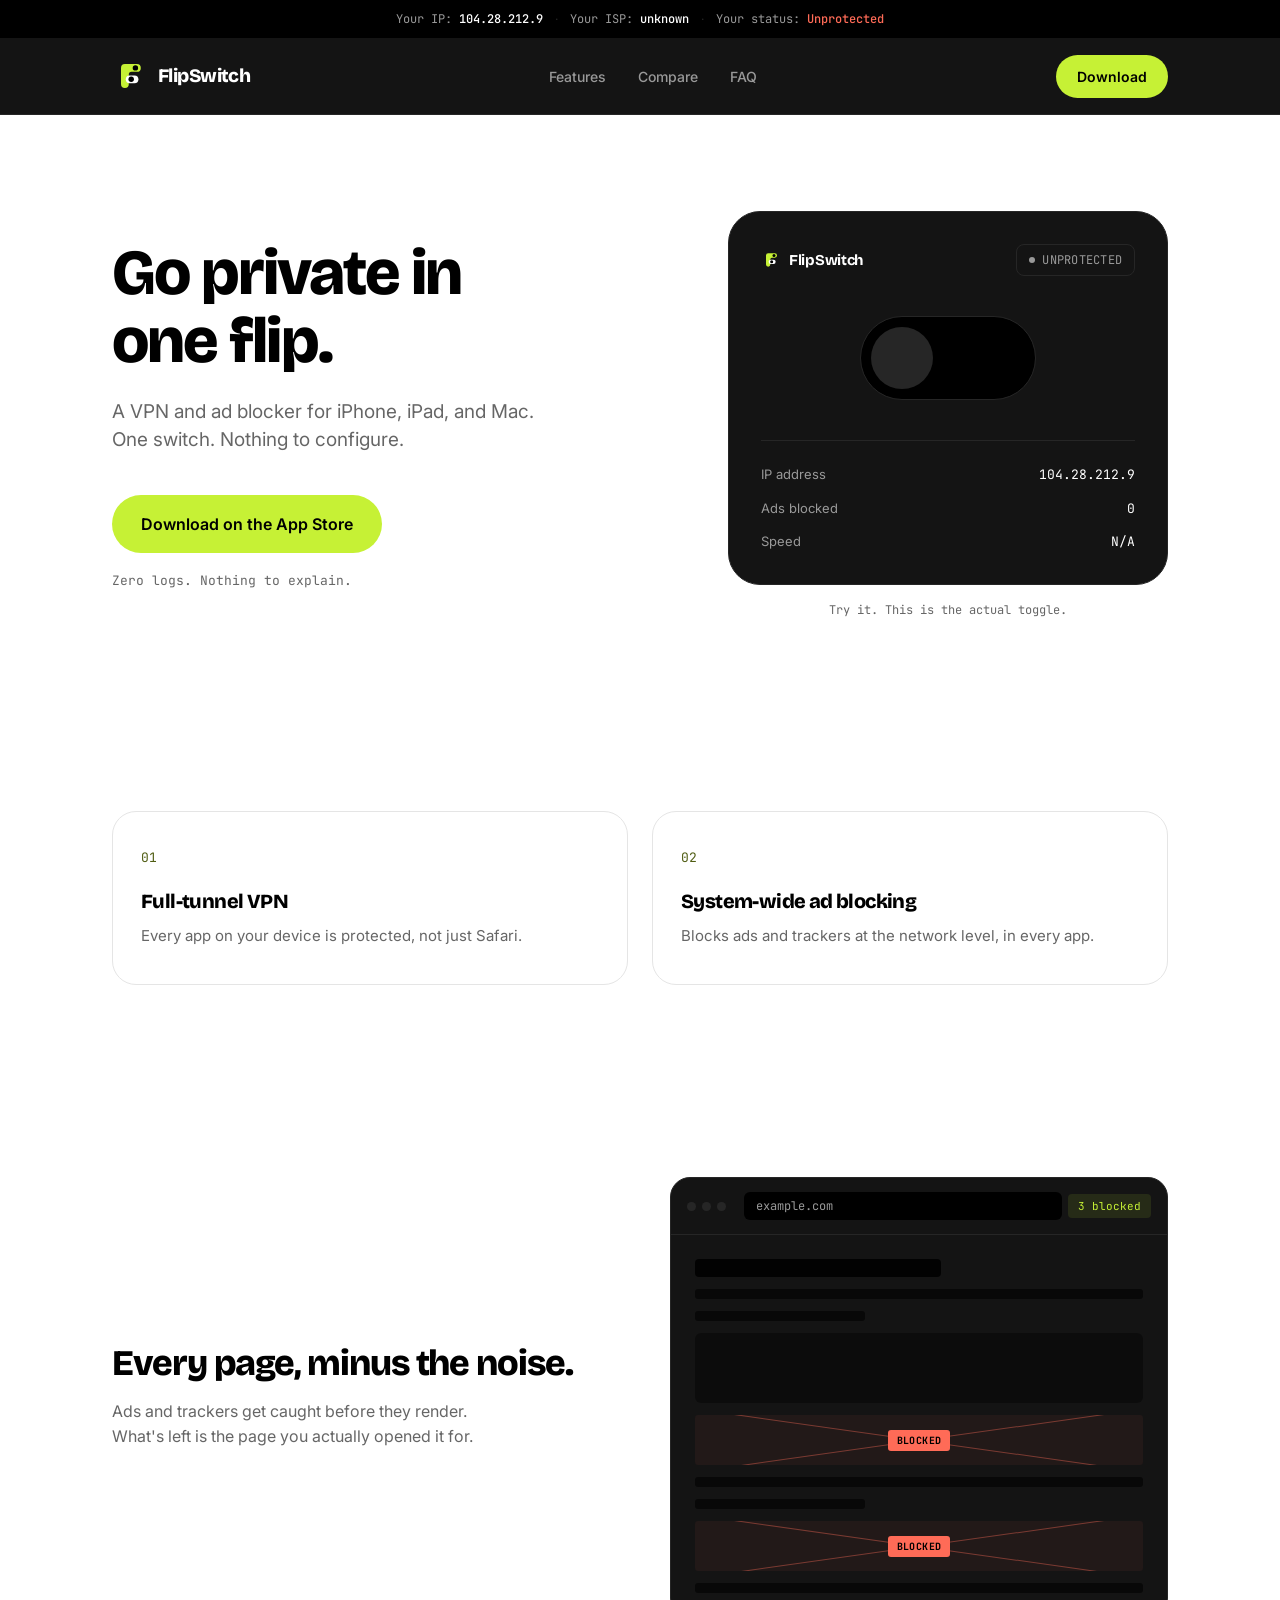
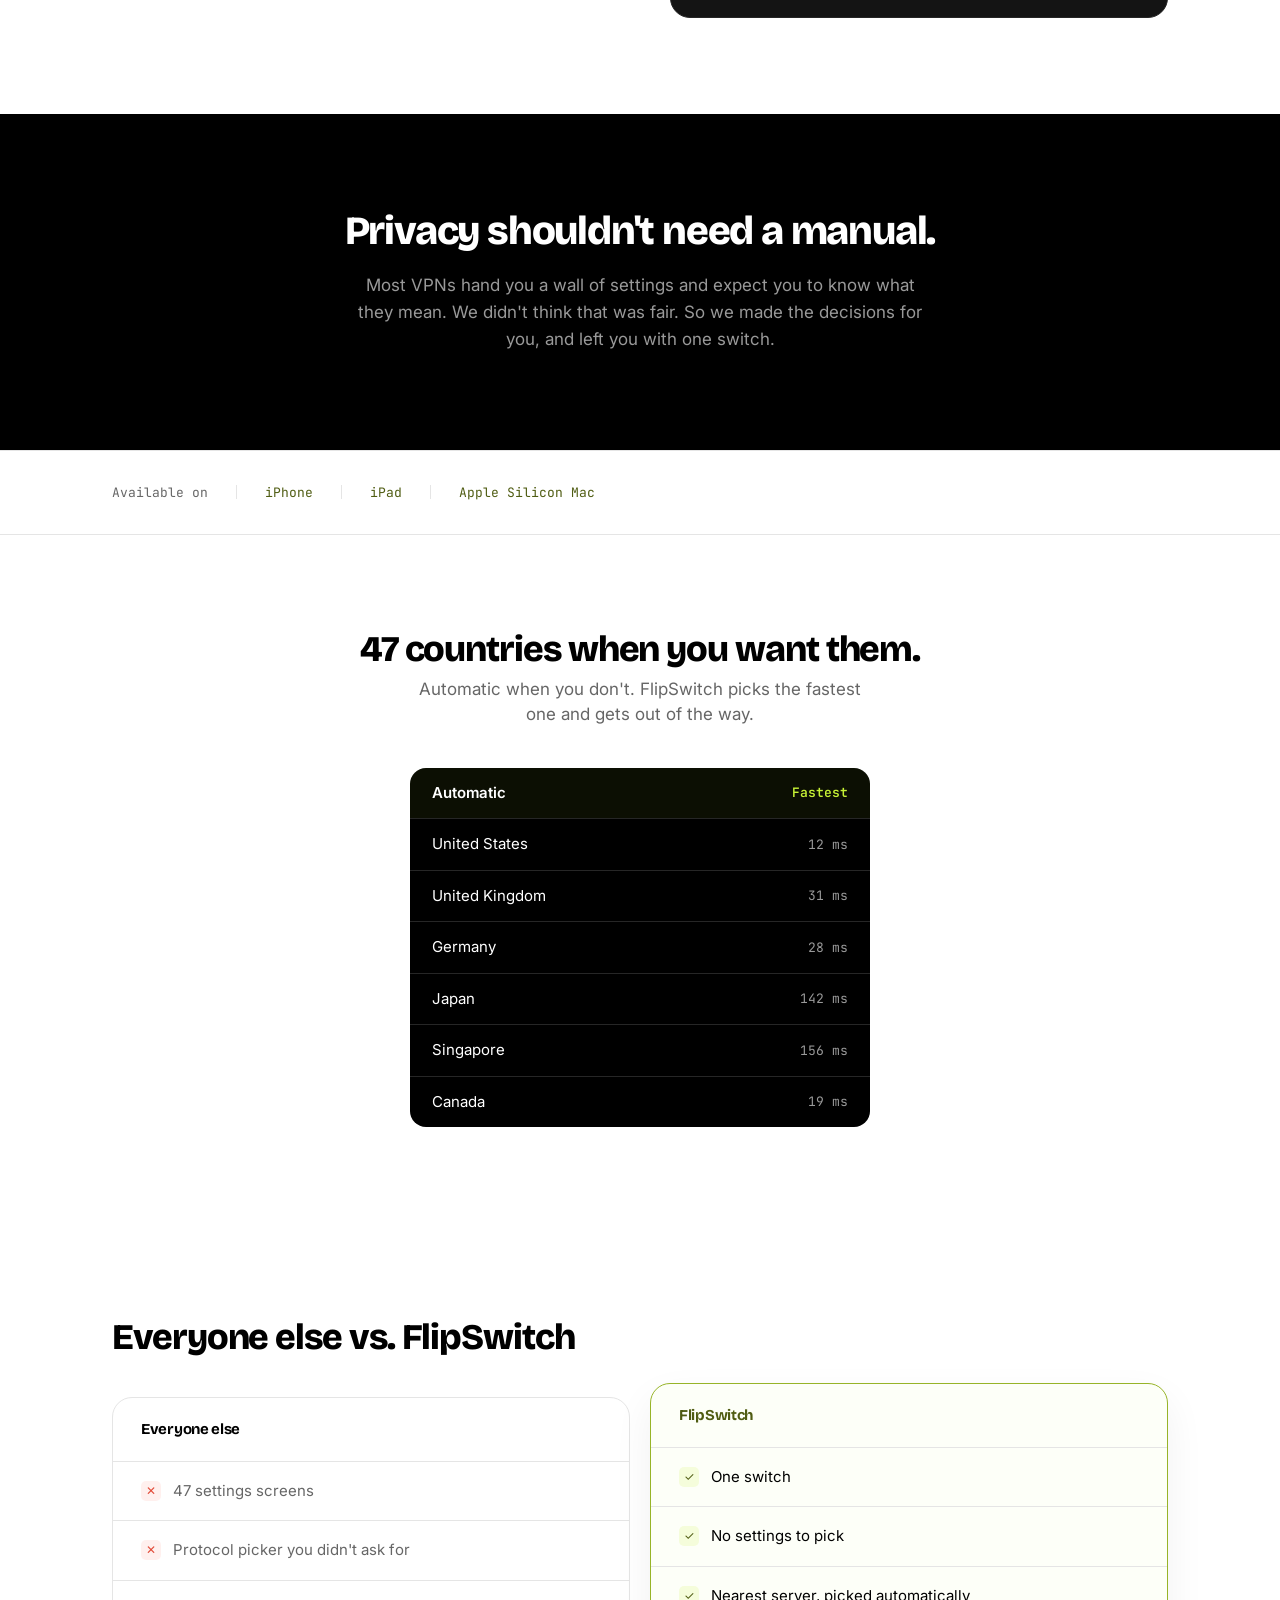
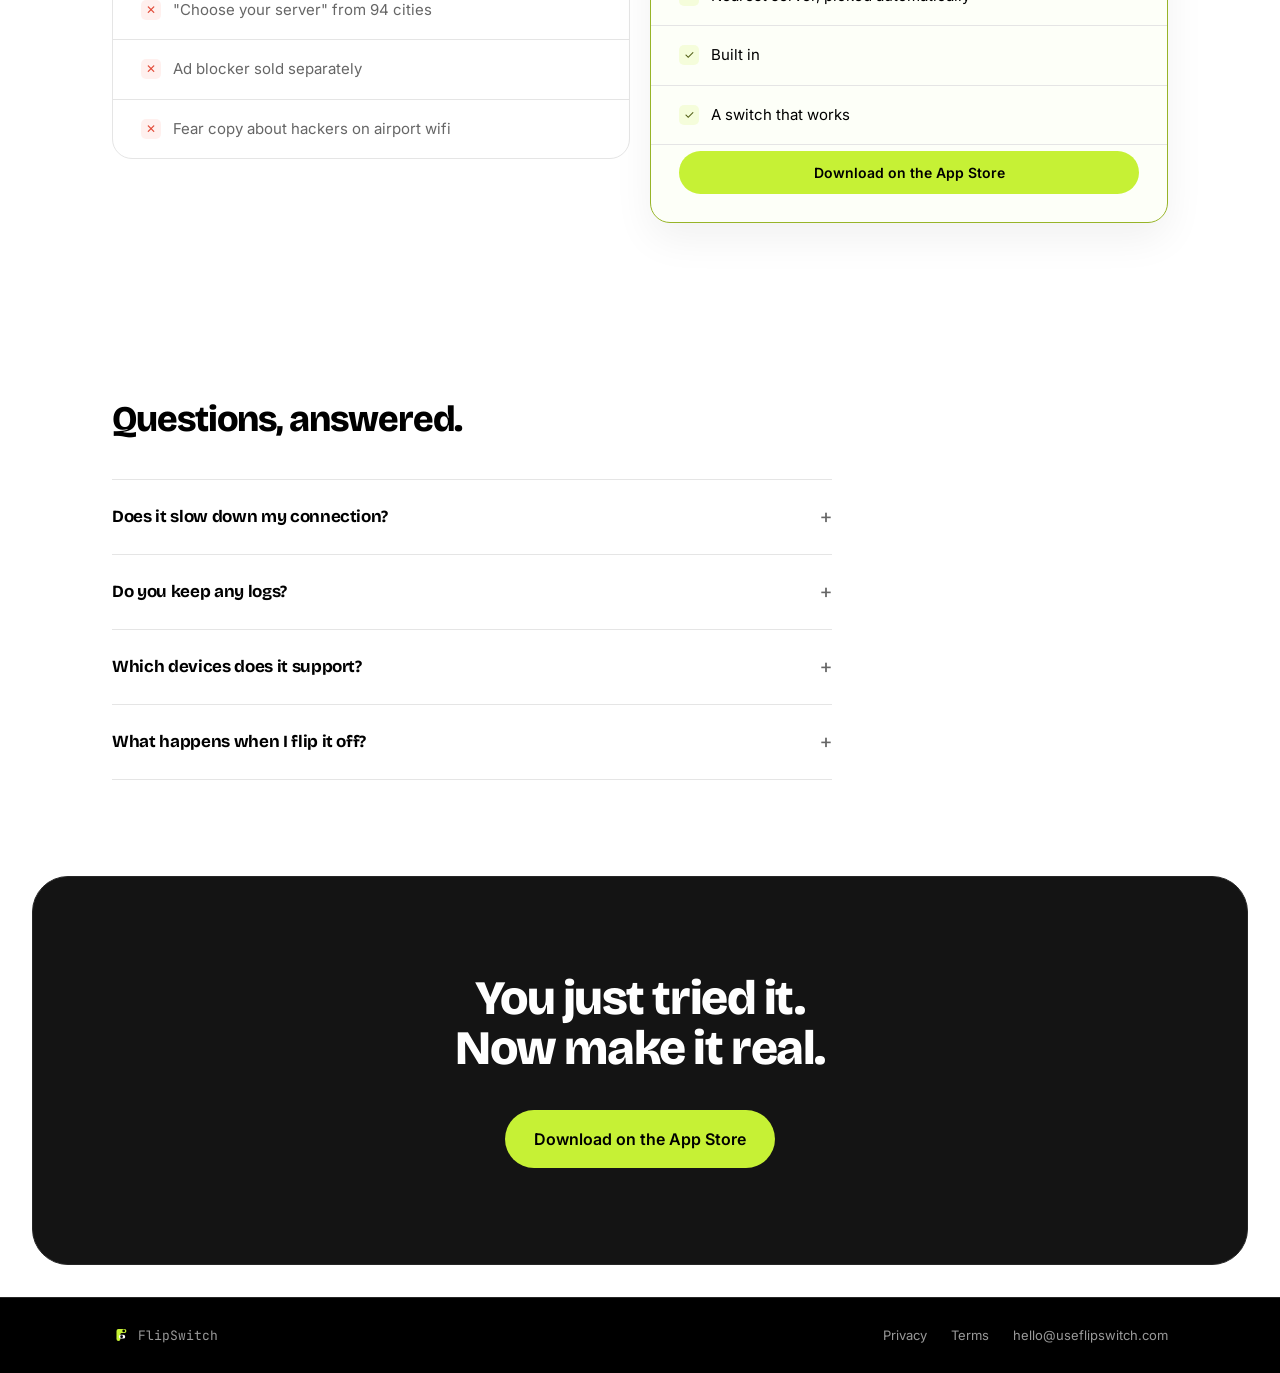
<file: index.html>
<!doctype html>
<html lang="en">
<head>
<meta charset="UTF-8" />
<meta name="viewport" content="width=device-width, initial-scale=1.0" />
<title>FlipSwitch: Go private in one flip.</title>
<meta name="description" content="FlipSwitch is a VPN and ad blocker for iPhone, iPad, and Mac, controlled by one switch. Zero logs." />
<link rel="canonical" href="https://www.useflipswitch.com/" />

<link rel="icon" type="image/svg+xml" href="favicon.svg">
<link rel="icon" type="image/png" sizes="32x32" href="favicon-32.png">
<link rel="icon" type="image/png" sizes="16x16" href="favicon-16.png">
<link rel="shortcut icon" href="favicon.ico">
<link rel="apple-touch-icon" sizes="180x180" href="apple-touch-icon.png">
<link rel="icon" type="image/png" sizes="192x192" href="icon-192.png">
<link rel="manifest" href="site.webmanifest">
<meta name="theme-color" content="#000000">

<meta property="og:type" content="website" />
<meta property="og:site_name" content="FlipSwitch" />
<meta property="og:title" content="FlipSwitch: Go private in one flip." />
<meta property="og:description" content="A VPN and ad blocker for iPhone, iPad, and Mac, controlled by one switch. Zero logs." />
<meta property="og:url" content="https://www.useflipswitch.com/" />
<meta property="og:image" content="https://www.useflipswitch.com/og-image.png" />
<meta property="og:image:width" content="1200" />
<meta property="og:image:height" content="630" />

<meta name="twitter:card" content="summary_large_image" />
<meta name="twitter:title" content="FlipSwitch: Go private in one flip." />
<meta name="twitter:description" content="A VPN and ad blocker for iPhone, iPad, and Mac, controlled by one switch. Zero logs." />
<meta name="twitter:image" content="https://www.useflipswitch.com/og-image.png" />

<link rel="preconnect" href="https://fonts.googleapis.com">
<link rel="preconnect" href="https://fonts.gstatic.com" crossorigin>
<link href="https://fonts.googleapis.com/css2?family=Bricolage+Grotesque:wght@700;800&family=Inter:wght@400;500;600&family=JetBrains+Mono:wght@400;500&display=swap" rel="stylesheet">
<link rel="stylesheet" href="style.css">

<script type="application/ld+json">
{
  "@context": "https://schema.org",
  "@type": "SoftwareApplication",
  "name": "FlipSwitch",
  "applicationCategory": "UtilitiesApplication",
  "operatingSystem": "iOS, iPadOS, macOS",
  "description": "A VPN and ad blocker for iPhone, iPad, and Mac, controlled by one switch.",
  "url": "https://www.useflipswitch.com/"
}
</script>
</head>
<body>

<div class="exposure-bar section-dark" aria-live="polite">
  <div class="wrap exposure-row">
    <span class="mono exposure-item">Your IP: <strong id="exposureIp">detecting</strong></span>
    <span class="exposure-sep">·</span>
    <span class="mono exposure-item">Your ISP: <strong id="exposureIsp">detecting</strong></span>
    <span class="exposure-sep">·</span>
    <span class="mono exposure-item">Your status: <strong id="exposureStatus" class="status-unprotected">Unprotected</strong></span>
  </div>
</div>

<header class="site-header section-dark">
  <div class="wrap header-row">
    <div class="logo">
      <svg class="logo-mark" viewBox="0 0 120 120" width="36" height="36" aria-hidden="true">
        <path class="logo-lime" d="M43 20 L83 20 A13 13 0 1 1 83 46 L65 46 A9 9 0 0 0 56 55 L56 87 A13 13 0 1 1 30 87 L30 33 A13 13 0 0 1 43 20 Z" />
        <rect class="logo-white" x="46" y="58" width="42" height="26" rx="13" />
        <circle class="logo-knob" cx="78" cy="33" r="9" />
        <circle class="logo-knob" cx="64" cy="71" r="9" />
      </svg>
      <span>FlipSwitch</span>
    </div>
    <nav class="nav">
      <a href="#features">Features</a>
      <a href="#compare">Compare</a>
      <a href="#faq">FAQ</a>
    </nav>
    <a href="#cta" class="btn btn-primary btn-sm">Download</a>
  </div>
</header>

<main>

  <section class="hero">
    <div class="wrap hero-grid">
      <div class="hero-copy">
        <h1>Go private in<br>one flip.</h1>
        <p class="hero-sub">A VPN and ad blocker for iPhone, iPad, and Mac. One switch. Nothing to configure.</p>
        <a href="#cta" class="btn btn-primary btn-lg">Download on the App Store</a>
        <p class="hero-fine">Zero logs. Nothing to explain.</p>
      </div>

      <div class="hero-demo">
        <div class="app-card section-dark" id="appCard">
          <div class="app-card-top">
            <span class="app-card-name">
              <svg class="logo-mark logo-mark-sm" viewBox="0 0 120 120" width="20" height="20" aria-hidden="true">
                <path class="logo-lime" d="M43 20 L83 20 A13 13 0 1 1 83 46 L65 46 A9 9 0 0 0 56 55 L56 87 A13 13 0 1 1 30 87 L30 33 A13 13 0 0 1 43 20 Z" />
                <rect class="logo-white" x="46" y="58" width="42" height="26" rx="13" />
                <circle class="logo-knob" cx="78" cy="33" r="9" />
                <circle class="logo-knob" cx="64" cy="71" r="9" />
              </svg>
              FlipSwitch
            </span>
            <span class="status-pill" id="statusPill">
              <span class="status-dot" id="statusDot"></span>
              <span id="statusText">UNPROTECTED</span>
            </span>
          </div>

          <button class="toggle-wrap" id="toggleBtn" role="switch" aria-checked="false" aria-label="Toggle protection">
            <span class="toggle-track" id="toggleTrack">
              <span class="toggle-knob" id="toggleKnob"></span>
            </span>
          </button>

          <div class="app-card-readout">
            <div class="readout-row">
              <span class="readout-label">IP address</span>
              <span class="readout-value mono" id="ipValue">104.28.212.9</span>
            </div>
            <div class="readout-row">
              <span class="readout-label">Ads blocked</span>
              <span class="readout-value mono" id="adsValue">0</span>
            </div>
            <div class="readout-row">
              <span class="readout-label">Speed</span>
              <span class="readout-value mono" id="speedValue">N/A</span>
            </div>
          </div>
        </div>
        <p class="hero-demo-caption">Try it. This is the actual toggle.</p>
      </div>
    </div>
  </section>

  <section class="features" id="features">
    <div class="wrap">
      <div class="feature-grid">
        <div class="feature-card">
          <div class="feature-mark">01</div>
          <h3>Full-tunnel VPN</h3>
          <p>Every app on your device is protected, not just Safari.</p>
        </div>
        <div class="feature-card">
          <div class="feature-mark">02</div>
          <h3>System-wide ad blocking</h3>
          <p>Blocks ads and trackers at the network level, in every app.</p>
        </div>
      </div>
    </div>
  </section>

  <section class="browser-demo" aria-label="Ad blocking demonstration">
    <div class="wrap browser-demo-inner">
      <div class="browser-demo-copy">
        <h2>Every page, minus the noise.</h2>
        <p>Ads and trackers get caught before they render. What's left is the page you actually opened it for.</p>
      </div>
      <div class="browser-mock section-dark">
        <div class="browser-chrome">
          <span class="browser-dot"></span>
          <span class="browser-dot"></span>
          <span class="browser-dot"></span>
          <div class="browser-url mono">example.com</div>
          <span class="browser-blocked-count mono">3 blocked</span>
        </div>
        <div class="browser-page">
          <div class="page-line page-line-title"></div>
          <div class="page-line"></div>
          <div class="page-line page-line-short"></div>
          <div class="page-image"></div>
          <div class="ad-slot"><span class="ad-slot-badge mono">BLOCKED</span></div>
          <div class="page-line"></div>
          <div class="page-line page-line-short"></div>
          <div class="ad-slot"><span class="ad-slot-badge mono">BLOCKED</span></div>
          <div class="page-line"></div>
        </div>
      </div>
    </div>
  </section>

  <section class="manifesto section-dark">
    <div class="wrap">
      <h2>Privacy shouldn't need a manual.</h2>
      <p>Most VPNs hand you a wall of settings and expect you to know what they mean. We didn't think that was fair. So we made the decisions for you, and left you with one switch.</p>
    </div>
  </section>

  <section class="devices" aria-label="Supported platforms">
    <div class="wrap ticker-row">
      <div class="ticker-item"><span class="ticker-label mono">Available on</span></div>
      <div class="ticker-divider"></div>
      <div class="ticker-item"><span class="mono ticker-num">iPhone</span></div>
      <div class="ticker-divider"></div>
      <div class="ticker-item"><span class="mono ticker-num">iPad</span></div>
      <div class="ticker-divider"></div>
      <div class="ticker-item"><span class="mono ticker-num">Apple Silicon Mac</span></div>
    </div>
  </section>

  <section class="servers" aria-label="Server locations">
    <div class="wrap servers-inner">
      <div class="servers-head">
        <h2>47 countries when you want them.</h2>
        <p class="servers-sub">Automatic when you don't. FlipSwitch picks the fastest one and gets out of the way.</p>
      </div>
      <div class="server-panel section-dark">
        <div class="server-row server-row-active">
          <span>Automatic</span>
          <span class="mono">Fastest</span>
        </div>
        <div class="server-row"><span>United States</span><span class="mono">12 ms</span></div>
        <div class="server-row"><span>United Kingdom</span><span class="mono">31 ms</span></div>
        <div class="server-row"><span>Germany</span><span class="mono">28 ms</span></div>
        <div class="server-row"><span>Japan</span><span class="mono">142 ms</span></div>
        <div class="server-row"><span>Singapore</span><span class="mono">156 ms</span></div>
        <div class="server-row"><span>Canada</span><span class="mono">19 ms</span></div>
      </div>
    </div>
  </section>

  <section class="compare" id="compare">
    <div class="wrap">
      <h2>Everyone else vs. FlipSwitch</h2>
      <div class="compare-table">
        <div class="compare-col compare-col-them">
          <div class="compare-head">Everyone else</div>
          <div class="compare-row"><span class="compare-mark compare-mark-no">✕</span>47 settings screens</div>
          <div class="compare-row"><span class="compare-mark compare-mark-no">✕</span>Protocol picker you didn't ask for</div>
          <div class="compare-row"><span class="compare-mark compare-mark-no">✕</span>"Choose your server" from 94 cities</div>
          <div class="compare-row"><span class="compare-mark compare-mark-no">✕</span>Ad blocker sold separately</div>
          <div class="compare-row"><span class="compare-mark compare-mark-no">✕</span>Fear copy about hackers on airport wifi</div>
        </div>
        <div class="compare-col compare-col-us">
          <div class="compare-head">FlipSwitch</div>
          <div class="compare-row"><span class="compare-mark compare-mark-yes">✓</span>One switch</div>
          <div class="compare-row"><span class="compare-mark compare-mark-yes">✓</span>No settings to pick</div>
          <div class="compare-row"><span class="compare-mark compare-mark-yes">✓</span>Nearest server, picked automatically</div>
          <div class="compare-row"><span class="compare-mark compare-mark-yes">✓</span>Built in</div>
          <div class="compare-row"><span class="compare-mark compare-mark-yes">✓</span>A switch that works</div>
          <div class="compare-cta">
            <a href="#cta" class="btn btn-primary btn-sm">Download on the App Store</a>
          </div>
        </div>
      </div>
    </div>
  </section>

  <section class="faq" id="faq">
    <div class="wrap">
      <h2>Questions, answered.</h2>
      <div class="faq-list">
        <details class="faq-item">
          <summary>Does it slow down my connection?</summary>
          <p>A little. Most people don't notice.</p>
        </details>
        <details class="faq-item">
          <summary>Do you keep any logs?</summary>
          <p>No. There's nothing to hand over because we don't collect it.</p>
        </details>
        <details class="faq-item">
          <summary>Which devices does it support?</summary>
          <p>iPhone, iPad, and Mac. One subscription covers all of them.</p>
        </details>
        <details class="faq-item">
          <summary>What happens when I flip it off?</summary>
          <p>You're back to normal instantly. No lingering effects.</p>
        </details>
      </div>
    </div>
  </section>

  <section class="final-cta section-dark" id="cta">
    <div class="wrap final-cta-inner">
      <h2>You just tried it.<br>Now make it real.</h2>
      <a href="#" class="btn btn-primary btn-lg">Download on the App Store</a>
    </div>
  </section>

</main>

<footer class="site-footer section-dark">
  <div class="wrap footer-row">
    <span class="footer-brand">
      <svg class="logo-mark logo-mark-sm" viewBox="0 0 120 120" width="18" height="18" aria-hidden="true">
        <path class="logo-lime" d="M43 20 L83 20 A13 13 0 1 1 83 46 L65 46 A9 9 0 0 0 56 55 L56 87 A13 13 0 1 1 30 87 L30 33 A13 13 0 0 1 43 20 Z" />
        <rect class="logo-white" x="46" y="58" width="42" height="26" rx="13" />
        <circle class="logo-knob" cx="78" cy="33" r="9" />
        <circle class="logo-knob" cx="64" cy="71" r="9" />
      </svg>
      <span class="mono footer-copy">FlipSwitch</span>
    </span>
    <div class="footer-links">
      <a href="privacy.html">Privacy</a>
      <a href="terms.html">Terms</a>
      <a href="mailto:hello@useflipswitch.com">hello@useflipswitch.com</a>
    </div>
  </div>
</footer>

<script src="script.js"></script>
</body>
</html>
</file>
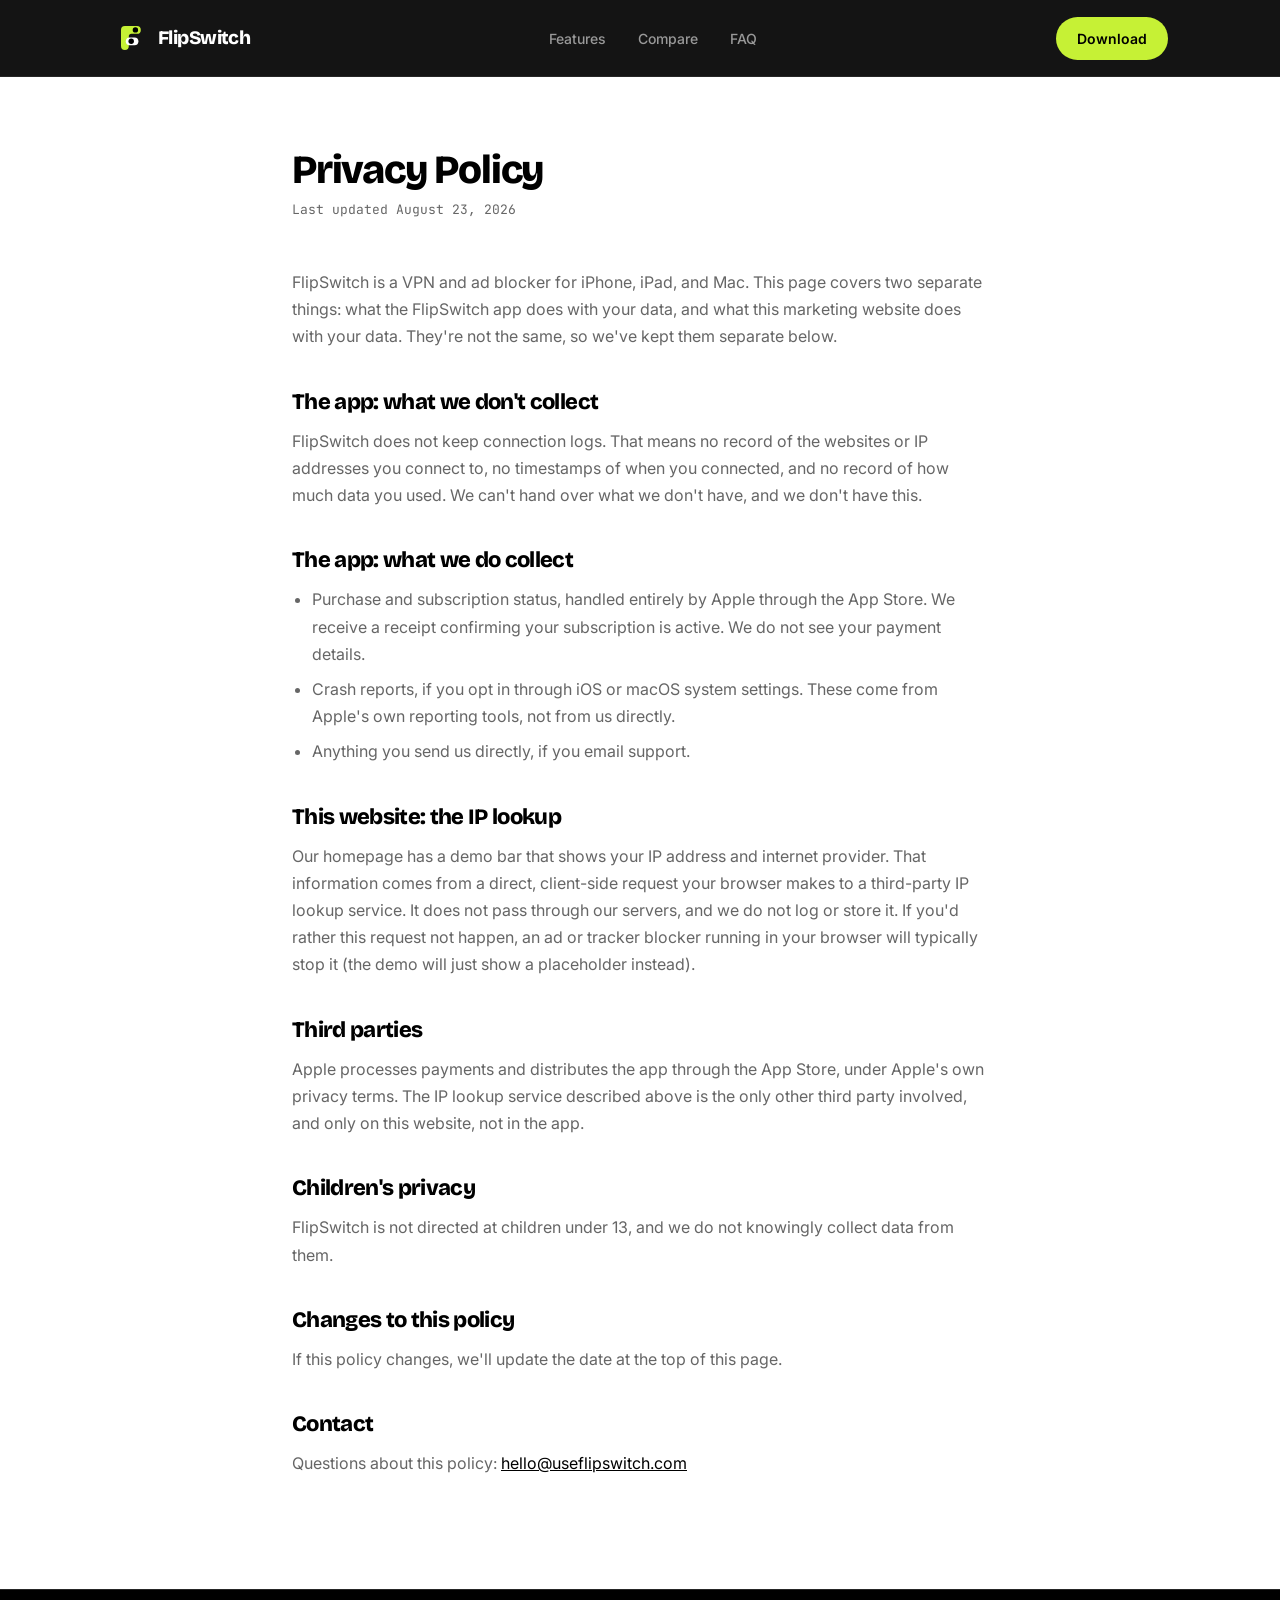
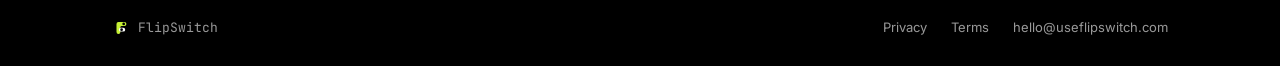
<file: privacy.html>
<!doctype html>
<html lang="en">
<head>
<meta charset="UTF-8" />
<meta name="viewport" content="width=device-width, initial-scale=1.0" />
<title>Privacy Policy: FlipSwitch</title>
<meta name="description" content="How FlipSwitch handles data, on the app and on this website." />
<link rel="canonical" href="https://www.useflipswitch.com/privacy.html" />
<link rel="icon" type="image/svg+xml" href="favicon.svg">
<link rel="icon" type="image/png" sizes="32x32" href="favicon-32.png">
<link rel="shortcut icon" href="favicon.ico">
<link rel="apple-touch-icon" sizes="180x180" href="apple-touch-icon.png">
<meta name="theme-color" content="#000000">
<meta name="robots" content="noindex, follow">
<link rel="preconnect" href="https://fonts.googleapis.com">
<link rel="preconnect" href="https://fonts.gstatic.com" crossorigin>
<link href="https://fonts.googleapis.com/css2?family=Bricolage+Grotesque:wght@700;800&family=Inter:wght@400;500;600&family=JetBrains+Mono:wght@400;500&display=swap" rel="stylesheet">
<link rel="stylesheet" href="style.css">
</head>
<body>

<header class="site-header section-dark">
  <div class="wrap header-row">
    <a href="index.html" class="logo">
      <svg class="logo-mark" viewBox="0 0 120 120" width="36" height="36" aria-hidden="true">
        <path class="logo-lime" d="M43 20 L83 20 A13 13 0 1 1 83 46 L65 46 A9 9 0 0 0 56 55 L56 87 A13 13 0 1 1 30 87 L30 33 A13 13 0 0 1 43 20 Z" />
        <rect class="logo-white" x="46" y="58" width="42" height="26" rx="13" />
        <circle class="logo-knob" cx="78" cy="33" r="9" />
        <circle class="logo-knob" cx="64" cy="71" r="9" />
      </svg>
      <span>FlipSwitch</span>
    </a>
    <nav class="nav">
      <a href="index.html#features">Features</a>
      <a href="index.html#compare">Compare</a>
      <a href="index.html#faq">FAQ</a>
    </nav>
    <a href="index.html#cta" class="btn btn-primary btn-sm">Download</a>
  </div>
</header>

<main>
  <section class="legal">
    <div class="wrap">
      <h1>Privacy Policy</h1>
      <p class="legal-updated">Last updated August 23, 2026</p>

      <p>FlipSwitch is a VPN and ad blocker for iPhone, iPad, and Mac. This page covers two separate things: what the FlipSwitch app does with your data, and what this marketing website does with your data. They're not the same, so we've kept them separate below.</p>

      <h2>The app: what we don't collect</h2>
      <p>FlipSwitch does not keep connection logs. That means no record of the websites or IP addresses you connect to, no timestamps of when you connected, and no record of how much data you used. We can't hand over what we don't have, and we don't have this.</p>

      <h2>The app: what we do collect</h2>
      <ul>
        <li>Purchase and subscription status, handled entirely by Apple through the App Store. We receive a receipt confirming your subscription is active. We do not see your payment details.</li>
        <li>Crash reports, if you opt in through iOS or macOS system settings. These come from Apple's own reporting tools, not from us directly.</li>
        <li>Anything you send us directly, if you email support.</li>
      </ul>

      <h2>This website: the IP lookup</h2>
      <p>Our homepage has a demo bar that shows your IP address and internet provider. That information comes from a direct, client-side request your browser makes to a third-party IP lookup service. It does not pass through our servers, and we do not log or store it. If you'd rather this request not happen, an ad or tracker blocker running in your browser will typically stop it (the demo will just show a placeholder instead).</p>

      <h2>Third parties</h2>
      <p>Apple processes payments and distributes the app through the App Store, under Apple's own privacy terms. The IP lookup service described above is the only other third party involved, and only on this website, not in the app.</p>

      <h2>Children's privacy</h2>
      <p>FlipSwitch is not directed at children under 13, and we do not knowingly collect data from them.</p>

      <h2>Changes to this policy</h2>
      <p>If this policy changes, we'll update the date at the top of this page.</p>

      <h2>Contact</h2>
      <p>Questions about this policy: <a class="inline-link" href="mailto:hello@useflipswitch.com">hello@useflipswitch.com</a></p>
    </div>
  </section>
</main>

<footer class="site-footer section-dark">
  <div class="wrap footer-row">
    <span class="footer-brand">
      <svg class="logo-mark logo-mark-sm" viewBox="0 0 120 120" width="18" height="18" aria-hidden="true">
        <path class="logo-lime" d="M43 20 L83 20 A13 13 0 1 1 83 46 L65 46 A9 9 0 0 0 56 55 L56 87 A13 13 0 1 1 30 87 L30 33 A13 13 0 0 1 43 20 Z" />
        <rect class="logo-white" x="46" y="58" width="42" height="26" rx="13" />
        <circle class="logo-knob" cx="78" cy="33" r="9" />
        <circle class="logo-knob" cx="64" cy="71" r="9" />
      </svg>
      <span class="mono footer-copy">FlipSwitch</span>
    </span>
    <div class="footer-links">
      <a href="privacy.html">Privacy</a>
      <a href="terms.html">Terms</a>
      <a href="mailto:hello@useflipswitch.com">hello@useflipswitch.com</a>
    </div>
  </div>
</footer>

</body>
</html>
</file>
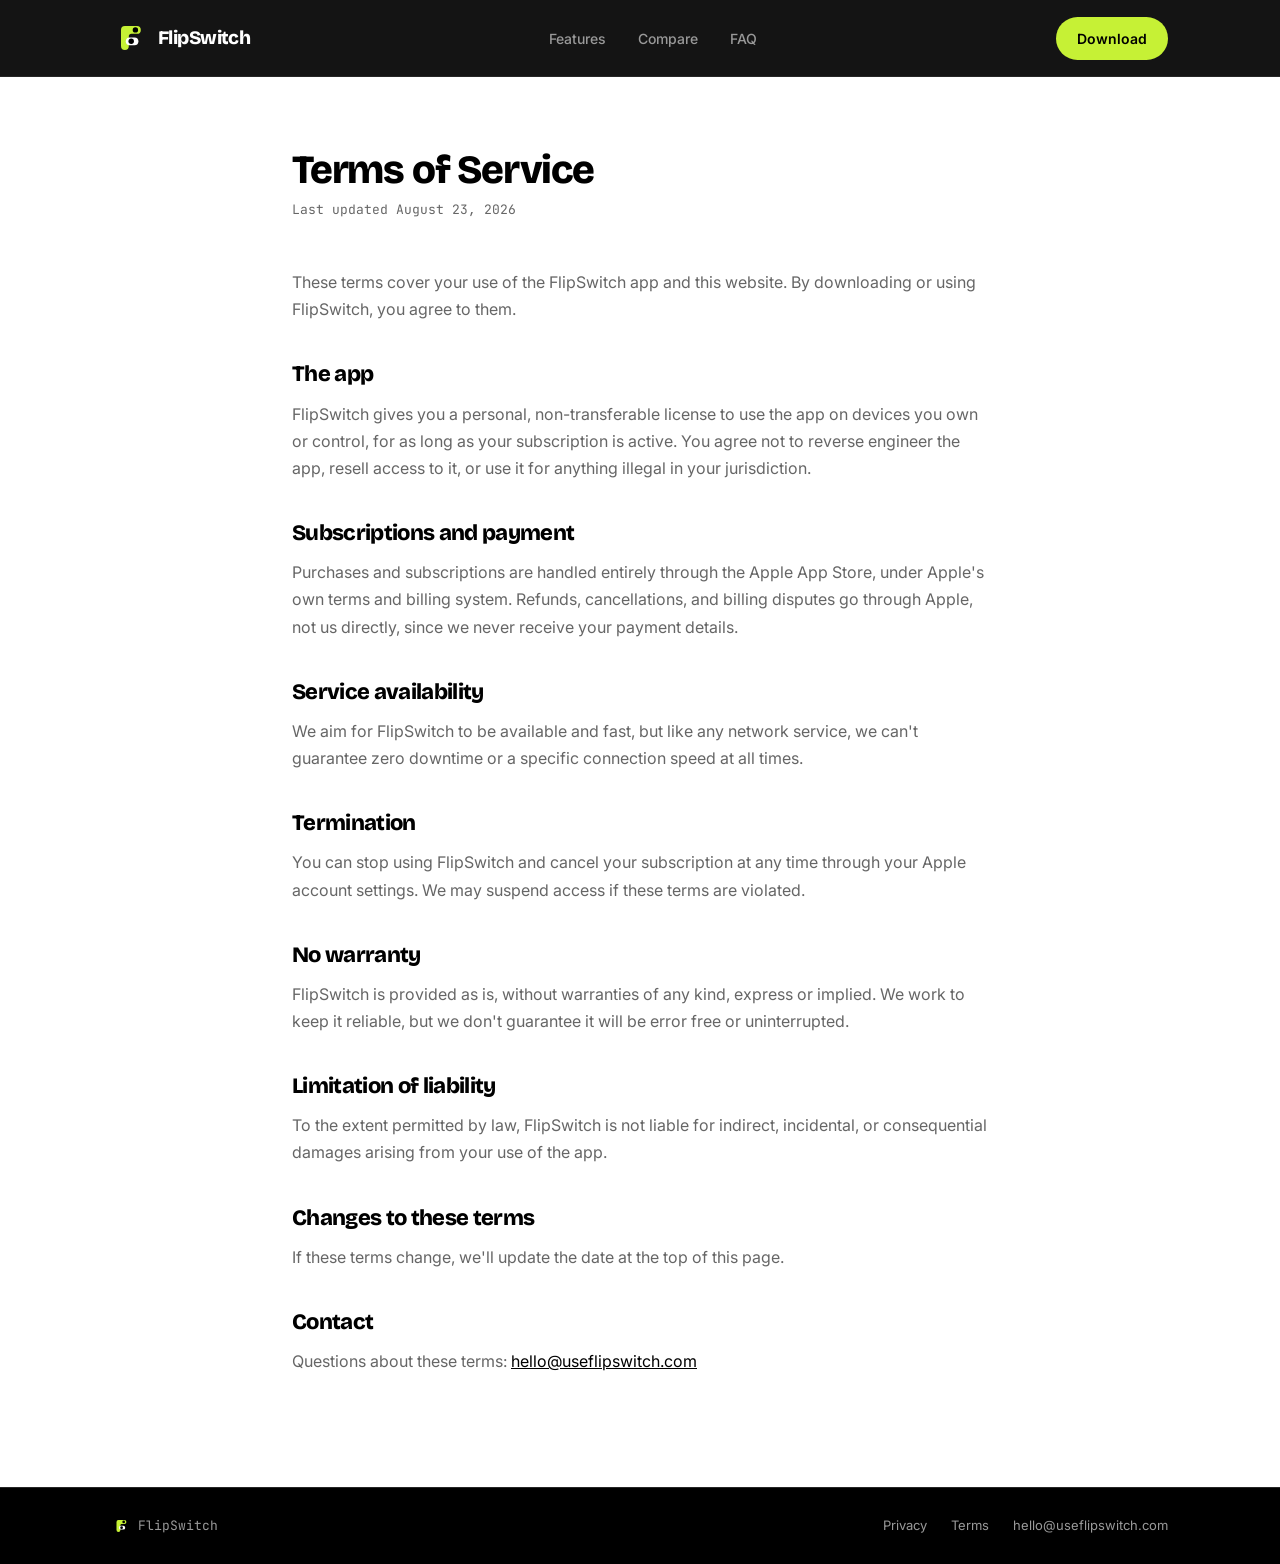
<file: terms.html>
<!doctype html>
<html lang="en">
<head>
<meta charset="UTF-8" />
<meta name="viewport" content="width=device-width, initial-scale=1.0" />
<title>Terms of Service: FlipSwitch</title>
<meta name="description" content="Terms for using the FlipSwitch app and website." />
<link rel="canonical" href="https://www.useflipswitch.com/terms.html" />
<link rel="icon" type="image/svg+xml" href="favicon.svg">
<link rel="icon" type="image/png" sizes="32x32" href="favicon-32.png">
<link rel="shortcut icon" href="favicon.ico">
<link rel="apple-touch-icon" sizes="180x180" href="apple-touch-icon.png">
<meta name="theme-color" content="#000000">
<meta name="robots" content="noindex, follow">
<link rel="preconnect" href="https://fonts.googleapis.com">
<link rel="preconnect" href="https://fonts.gstatic.com" crossorigin>
<link href="https://fonts.googleapis.com/css2?family=Bricolage+Grotesque:wght@700;800&family=Inter:wght@400;500;600&family=JetBrains+Mono:wght@400;500&display=swap" rel="stylesheet">
<link rel="stylesheet" href="style.css">
</head>
<body>

<header class="site-header section-dark">
  <div class="wrap header-row">
    <a href="index.html" class="logo">
      <svg class="logo-mark" viewBox="0 0 120 120" width="36" height="36" aria-hidden="true">
        <path class="logo-lime" d="M43 20 L83 20 A13 13 0 1 1 83 46 L65 46 A9 9 0 0 0 56 55 L56 87 A13 13 0 1 1 30 87 L30 33 A13 13 0 0 1 43 20 Z" />
        <rect class="logo-white" x="46" y="58" width="42" height="26" rx="13" />
        <circle class="logo-knob" cx="78" cy="33" r="9" />
        <circle class="logo-knob" cx="64" cy="71" r="9" />
      </svg>
      <span>FlipSwitch</span>
    </a>
    <nav class="nav">
      <a href="index.html#features">Features</a>
      <a href="index.html#compare">Compare</a>
      <a href="index.html#faq">FAQ</a>
    </nav>
    <a href="index.html#cta" class="btn btn-primary btn-sm">Download</a>
  </div>
</header>

<main>
  <section class="legal">
    <div class="wrap">
      <h1>Terms of Service</h1>
      <p class="legal-updated">Last updated August 23, 2026</p>

      <p>These terms cover your use of the FlipSwitch app and this website. By downloading or using FlipSwitch, you agree to them.</p>

      <h2>The app</h2>
      <p>FlipSwitch gives you a personal, non-transferable license to use the app on devices you own or control, for as long as your subscription is active. You agree not to reverse engineer the app, resell access to it, or use it for anything illegal in your jurisdiction.</p>

      <h2>Subscriptions and payment</h2>
      <p>Purchases and subscriptions are handled entirely through the Apple App Store, under Apple's own terms and billing system. Refunds, cancellations, and billing disputes go through Apple, not us directly, since we never receive your payment details.</p>

      <h2>Service availability</h2>
      <p>We aim for FlipSwitch to be available and fast, but like any network service, we can't guarantee zero downtime or a specific connection speed at all times.</p>

      <h2>Termination</h2>
      <p>You can stop using FlipSwitch and cancel your subscription at any time through your Apple account settings. We may suspend access if these terms are violated.</p>

      <h2>No warranty</h2>
      <p>FlipSwitch is provided as is, without warranties of any kind, express or implied. We work to keep it reliable, but we don't guarantee it will be error free or uninterrupted.</p>

      <h2>Limitation of liability</h2>
      <p>To the extent permitted by law, FlipSwitch is not liable for indirect, incidental, or consequential damages arising from your use of the app.</p>

      <h2>Changes to these terms</h2>
      <p>If these terms change, we'll update the date at the top of this page.</p>

      <h2>Contact</h2>
      <p>Questions about these terms: <a class="inline-link" href="mailto:hello@useflipswitch.com">hello@useflipswitch.com</a></p>
    </div>
  </section>
</main>

<footer class="site-footer section-dark">
  <div class="wrap footer-row">
    <span class="footer-brand">
      <svg class="logo-mark logo-mark-sm" viewBox="0 0 120 120" width="18" height="18" aria-hidden="true">
        <path class="logo-lime" d="M43 20 L83 20 A13 13 0 1 1 83 46 L65 46 A9 9 0 0 0 56 55 L56 87 A13 13 0 1 1 30 87 L30 33 A13 13 0 0 1 43 20 Z" />
        <rect class="logo-white" x="46" y="58" width="42" height="26" rx="13" />
        <circle class="logo-knob" cx="78" cy="33" r="9" />
        <circle class="logo-knob" cx="64" cy="71" r="9" />
      </svg>
      <span class="mono footer-copy">FlipSwitch</span>
    </span>
    <div class="footer-links">
      <a href="privacy.html">Privacy</a>
      <a href="terms.html">Terms</a>
      <a href="mailto:hello@useflipswitch.com">hello@useflipswitch.com</a>
    </div>
  </div>
</footer>

</body>
</html>
</file>
<file: style.css>
/* ---------- tokens ---------- */
:root {
  --bg: #000000;
  --surface: #141414;
  --border: #E5E5E5;
  --text: #FFFFFF;
  --muted: #666666;
  --lime: #C6F135;
  --lime-dim: #97b428;
  --accent: #4F5C12;

  --font-head: "Bricolage Grotesque", Inter, system-ui, sans-serif;
  --font-body: "Inter", system-ui, sans-serif;
  --font-mono: "JetBrains Mono", ui-monospace, "SFMono-Regular", Menlo, monospace;
}

* { box-sizing: border-box; }
html { color-scheme: light; }

body {
  margin: 0;
  background: var(--text);
  color: var(--bg);
  font-family: var(--font-body);
  font-size: 16px;
  line-height: 1.5;
  -webkit-font-smoothing: antialiased;
}

.wrap {
  max-width: 1120px;
  margin: 0 auto;
  padding: 0 32px;
}

.mono { font-family: var(--font-mono); }

h1, h2, h3 {
  font-family: var(--font-head);
  font-weight: 800;
  letter-spacing: -0.03em;
  line-height: 1.05;
  margin: 0;
}

p { margin: 0; }

a { color: inherit; text-decoration: none; }

/* ---------- dark section variant (minority accent, on the light page default) ---------- */
.section-dark {
  color: var(--text);
  --muted: #999999;
  --border: #262626;
  --accent: var(--lime);
}

/* ---------- buttons ---------- */
.btn {
  display: inline-flex;
  align-items: center;
  justify-content: center;
  border-radius: 999px;
  font-family: var(--font-body);
  font-weight: 600;
  border: 1px solid transparent;
  cursor: pointer;
  transition: opacity 0.15s ease, transform 0.15s ease;
}
.btn:active { transform: scale(0.98); }

.btn-primary {
  background: var(--lime);
  color: #000000;
}
.btn-primary:hover { opacity: 0.9; }

.btn-sm { padding: 10px 20px; font-size: 14px; }
.btn-lg { padding: 16px 28px; font-size: 16px; }

/* ---------- exposure bar ---------- */
.exposure-bar {
  background: var(--bg);
  padding: 10px 0;
}

.exposure-row {
  display: flex;
  align-items: center;
  justify-content: center;
  gap: 12px;
  flex-wrap: wrap;
  text-align: center;
}

.exposure-item {
  font-size: 12px;
  color: var(--muted);
}

.exposure-item strong {
  color: var(--text);
  font-weight: 500;
}

.exposure-sep {
  color: var(--border);
  font-size: 12px;
}

#exposureStatus.status-unprotected { color: #FF6B57; }
#exposureStatus.status-protected { color: var(--lime); }

/* ---------- header ---------- */
.site-header {
  border-bottom: 1px solid var(--border);
  position: sticky;
  top: 0;
  background: rgba(0, 0, 0, 0.92);
  backdrop-filter: blur(6px);
  z-index: 10;
}

.header-row {
  display: flex;
  align-items: center;
  justify-content: space-between;
  height: 76px;
}

.logo {
  display: flex;
  align-items: center;
  gap: 10px;
  font-family: var(--font-head);
  font-weight: 800;
  font-size: 19px;
  letter-spacing: -0.03em;
}

.logo-mark { display: block; flex-shrink: 0; }
.logo-mark .logo-lime { fill: var(--lime); }
.logo-mark .logo-white { fill: var(--text); }
.logo-mark .logo-knob { fill: var(--bg); }

.nav {
  display: flex;
  gap: 32px;
}
.nav a {
  color: var(--muted);
  font-size: 14px;
  font-weight: 500;
}
.nav a:hover { color: var(--text); }

/* ---------- hero ---------- */
.hero {
  padding: 96px 0;
}

.hero-grid {
  display: grid;
  grid-template-columns: 1fr 440px;
  gap: 80px;
  align-items: center;
}

.hero-copy h1 {
  font-size: 64px;
}

.hero-sub {
  color: var(--muted);
  font-size: 19px;
  max-width: 440px;
  margin-top: 24px;
}

.hero-copy .btn-lg {
  margin-top: 40px;
}

.hero-fine {
  font-family: var(--font-mono);
  font-size: 13px;
  color: var(--muted);
  margin-top: 18px;
}

/* ---------- app card / toggle demo ---------- */
.hero-demo {
  display: flex;
  flex-direction: column;
  align-items: center;
  gap: 16px;
}

.app-card {
  width: 100%;
  background: var(--surface);
  border: 1px solid var(--border);
  border-radius: 32px;
  padding: 32px;
}

.app-card-top {
  display: flex;
  align-items: center;
  justify-content: space-between;
  margin-bottom: 40px;
}

.app-card-name {
  display: flex;
  align-items: center;
  gap: 8px;
  font-family: var(--font-head);
  font-weight: 700;
  font-size: 15px;
  letter-spacing: -0.02em;
}

.status-pill {
  display: inline-flex;
  align-items: center;
  gap: 7px;
  font-family: var(--font-mono);
  font-size: 12px;
  letter-spacing: 0.02em;
  color: var(--muted);
  border: 1px solid var(--border);
  border-radius: 8px;
  padding: 6px 12px;
  transition: color 0.2s ease, border-color 0.2s ease;
}

.status-dot {
  width: 6px;
  height: 6px;
  border-radius: 50%;
  background: var(--muted);
  transition: background 0.2s ease;
}

.app-card.on .status-pill {
  color: var(--lime);
  border-color: var(--lime-dim);
}
.app-card.on .status-dot {
  background: var(--lime);
}

/* the toggle itself: the one animated centerpiece */
.toggle-wrap {
  display: block;
  margin: 0 auto 40px;
  background: none;
  border: none;
  padding: 0;
  cursor: pointer;
}

.toggle-track {
  display: flex;
  flex-direction: row;
  align-items: center;
  width: 176px;
  height: 84px;
  border-radius: 999px;
  background: #000000;
  border: 1px solid var(--border);
  padding: 10px;
  transition: border-color 0.3s ease;
}

.app-card.on .toggle-track {
  border-color: var(--lime-dim);
}

.toggle-knob {
  width: 62px;
  height: 62px;
  border-radius: 50%;
  background: var(--border);
  transition: transform 0.35s cubic-bezier(0.65, 0, 0.35, 1), background 0.3s ease;
}

.app-card.on .toggle-knob {
  background: var(--lime);
  transform: translateX(94px);
}

.app-card-readout {
  display: flex;
  flex-direction: column;
  gap: 14px;
  border-top: 1px solid var(--border);
  padding-top: 24px;
}

.readout-row {
  display: flex;
  align-items: center;
  justify-content: space-between;
}

.readout-label {
  font-size: 13px;
  color: var(--muted);
}

.readout-value {
  font-size: 13px;
  color: var(--text);
  transition: color 0.2s ease;
}

.app-card.on #ipValue {
  color: var(--muted);
}
.app-card.on #adsValue,
.app-card.on #speedValue {
  color: var(--lime);
}

.hero-demo-caption {
  font-family: var(--font-mono);
  font-size: 12px;
  color: var(--muted);
}

/* ---------- ticker row (shared by devices strip) ---------- */
.ticker-row {
  display: flex;
  align-items: center;
  gap: 28px;
  flex-wrap: wrap;
}

.ticker-item {
  display: flex;
  align-items: baseline;
  gap: 8px;
  font-size: 13px;
}

.ticker-num {
  color: var(--accent);
  font-size: 13px;
}

.ticker-label {
  color: var(--muted);
}

.ticker-divider {
  width: 1px;
  height: 14px;
  background: var(--border);
}

/* ---------- features ---------- */
.features {
  padding: 96px 0;
}

.feature-grid {
  display: grid;
  grid-template-columns: repeat(2, 1fr);
  gap: 24px;
}

.feature-card {
  border: 1px solid var(--border);
  border-radius: 24px;
  padding: 36px 28px;
}

.feature-mark {
  font-family: var(--font-mono);
  color: var(--accent);
  font-size: 13px;
  margin-bottom: 24px;
}

.feature-card h3 {
  font-size: 20px;
  margin-bottom: 12px;
}

.feature-card p {
  color: var(--muted);
  font-size: 15px;
  line-height: 1.6;
}

/* ---------- browser demo (ad blocking mockup) ---------- */
.browser-demo {
  padding: 96px 0;
}

.browser-demo-inner {
  display: grid;
  grid-template-columns: 1fr 1fr;
  gap: 60px;
  align-items: center;
}

.browser-demo-copy h2 {
  font-size: 36px;
  margin-bottom: 16px;
}

.browser-demo-copy p {
  color: var(--muted);
  font-size: 16px;
  line-height: 1.6;
  max-width: 400px;
}

.browser-mock {
  background: var(--surface);
  border: 1px solid var(--border);
  border-radius: 20px;
  overflow: hidden;
}

.browser-chrome {
  display: flex;
  align-items: center;
  gap: 6px;
  padding: 14px 16px;
  border-bottom: 1px solid var(--border);
}

.browser-dot {
  width: 9px;
  height: 9px;
  border-radius: 50%;
  background: var(--border);
}

.browser-url {
  margin-left: 12px;
  color: var(--muted);
  font-size: 12px;
  background: var(--bg);
  padding: 5px 12px;
  border-radius: 6px;
  flex: 1;
}

.browser-blocked-count {
  font-size: 11px;
  color: var(--lime);
  background: rgba(198, 241, 53, 0.1);
  padding: 4px 10px;
  border-radius: 4px;
  white-space: nowrap;
}

.browser-page {
  padding: 24px;
  display: flex;
  flex-direction: column;
  gap: 12px;
}

.page-line {
  height: 10px;
  background: var(--bg);
  border-radius: 3px;
  width: 100%;
  opacity: 0.6;
}

.page-line-title {
  height: 18px;
  width: 55%;
  border-radius: 4px;
  opacity: 0.9;
}

.page-line-short {
  width: 38%;
}

.page-image {
  height: 70px;
  width: 100%;
  background: var(--bg);
  border-radius: 6px;
  opacity: 0.4;
}

.ad-slot {
  position: relative;
  height: 50px;
  border-radius: 3px;
  background: rgba(255, 107, 87, 0.06);
  overflow: hidden;
  display: flex;
  align-items: center;
  justify-content: center;
}

.ad-slot::before,
.ad-slot::after {
  content: "";
  position: absolute;
  top: 50%;
  left: 6%;
  width: 88%;
  height: 1px;
  background: rgba(255, 107, 87, 0.4);
}

.ad-slot::before { transform: rotate(8deg); }
.ad-slot::after { transform: rotate(-8deg); }

.ad-slot-badge {
  position: relative;
  z-index: 1;
  background: #FF6B57;
  color: #000000;
  font-size: 10px;
  font-weight: 700;
  letter-spacing: 0.04em;
  padding: 3px 9px;
  border-radius: 3px;
}

/* ---------- servers ---------- */
.servers {
  padding: 96px 0;
  text-align: center;
}

.servers-head {
  margin-bottom: 40px;
}

.servers h2 {
  font-size: 36px;
  margin-bottom: 8px;
}

.servers-sub {
  color: var(--muted);
  font-size: 17px;
  max-width: 460px;
  margin: 0 auto;
}

.servers-inner {
  text-align: center;
}

.server-panel {
  background: var(--bg);
  border-radius: 16px;
  overflow: hidden;
  max-width: 460px;
  margin: 40px auto 0;
  text-align: left;
}

.server-row {
  display: flex;
  align-items: center;
  justify-content: space-between;
  padding: 14px 22px;
  border-bottom: 1px solid var(--border);
  font-size: 15px;
}

.server-row:last-child {
  border-bottom: none;
}

.server-row span:last-child {
  color: var(--muted);
  font-size: 13px;
}

.server-row-active {
  background: rgba(198, 241, 53, 0.06);
  font-weight: 600;
}

.server-row-active span:last-child {
  color: var(--lime);
}

/* ---------- manifesto ---------- */
.manifesto {
  background: var(--bg);
  padding: 96px 0;
  text-align: center;
}

.manifesto h2 {
  font-size: 40px;
  max-width: 720px;
  margin: 0 auto 20px;
}

.manifesto p {
  font-size: 17px;
  color: var(--muted);
  max-width: 580px;
  margin: 0 auto;
  line-height: 1.6;
}

/* ---------- devices ---------- */
.devices {
  border-top: 1px solid var(--border);
  border-bottom: 1px solid var(--border);
  padding: 32px 0;
}

/* ---------- compare ---------- */
.compare {
  padding: 96px 0;
}

.compare h2 {
  font-size: 36px;
  margin-bottom: 40px;
}

.compare-table {
  display: grid;
  grid-template-columns: 1fr 1fr;
  gap: 20px;
  align-items: start;
}

.compare-col {
  border: 1px solid var(--border);
  border-radius: 20px;
  overflow: hidden;
}

.compare-col-us {
  background: rgba(198, 241, 53, 0.035);
  border: 1.5px solid var(--lime-dim);
  box-shadow: 0 16px 40px rgba(0, 0, 0, 0.06);
  margin-top: -14px;
  margin-bottom: -14px;
}

.compare-cta {
  padding: 6px 28px 28px;
}

.compare-cta .btn {
  width: 100%;
}

.compare-head {
  font-family: var(--font-head);
  font-weight: 700;
  font-size: 15px;
  letter-spacing: -0.02em;
  padding: 20px 28px;
  border-bottom: 1px solid var(--border);
}

.compare-col-us .compare-head {
  color: var(--accent);
}

.compare-row {
  display: flex;
  align-items: center;
  gap: 12px;
  padding: 18px 28px;
  border-bottom: 1px solid var(--border);
  font-size: 15px;
  color: var(--muted);
}

.compare-col-us .compare-row {
  color: var(--bg);
}

.compare-col-them .compare-row:last-child {
  border-bottom: none;
}

.compare-mark {
  flex-shrink: 0;
  width: 20px;
  height: 20px;
  display: inline-flex;
  align-items: center;
  justify-content: center;
  border-radius: 5px;
  font-size: 12px;
  line-height: 1;
}

.compare-mark-no {
  background: rgba(255, 107, 87, 0.1);
  color: #E24A38;
}

.compare-mark-yes {
  background: rgba(198, 241, 53, 0.15);
  color: var(--accent);
}

/* ---------- faq ---------- */
.faq {
  padding: 96px 0;
}

.faq h2 {
  font-size: 36px;
  margin-bottom: 40px;
}

.faq-list {
  border-top: 1px solid var(--border);
  max-width: 720px;
}

.faq-item {
  border-bottom: 1px solid var(--border);
  padding: 22px 0;
}

.faq-item summary {
  cursor: pointer;
  list-style: none;
  display: flex;
  align-items: center;
  justify-content: space-between;
  gap: 24px;
  font-family: var(--font-head);
  font-weight: 700;
  font-size: 17px;
  letter-spacing: -0.02em;
}

.faq-item summary::-webkit-details-marker { display: none; }

.faq-item summary::after {
  content: "+";
  flex-shrink: 0;
  font-family: var(--font-mono);
  font-weight: 400;
  font-size: 20px;
  color: var(--muted);
  transition: transform 0.2s ease;
}

.faq-item[open] summary::after {
  transform: rotate(45deg);
}

.faq-item p {
  color: var(--muted);
  font-size: 15px;
  line-height: 1.6;
  margin-top: 14px;
  max-width: 620px;
}

/* ---------- final cta ---------- */
.final-cta {
  background: var(--surface);
  border: 1px solid var(--border);
  border-radius: 36px;
  margin: 0 32px 32px;
  padding: 96px 0;
}

.final-cta-inner {
  display: flex;
  flex-direction: column;
  align-items: center;
  gap: 36px;
  text-align: center;
}

.final-cta h2 {
  color: var(--text);
  font-size: 48px;
}

/* ---------- footer ---------- */
.site-footer {
  background: var(--bg);
  border-top: 1px solid var(--border);
  padding: 28px 0;
}

.footer-row {
  display: flex;
  align-items: center;
  justify-content: space-between;
}

.footer-brand {
  display: flex;
  align-items: center;
  gap: 8px;
}

.footer-copy {
  color: var(--muted);
  font-size: 13px;
}

.footer-links {
  display: flex;
  gap: 24px;
}

.footer-links a {
  color: var(--muted);
  font-size: 13px;
}
.footer-links a:hover { color: var(--text); }

/* ---------- legal pages ---------- */
.legal {
  padding: 72px 0 96px;
}

.legal .wrap {
  max-width: 760px;
}

.legal h1 {
  font-size: 40px;
  margin-bottom: 8px;
}

.legal .legal-updated {
  font-family: var(--font-mono);
  font-size: 13px;
  color: var(--muted);
  margin-bottom: 48px;
}

.legal h2 {
  font-size: 22px;
  margin-top: 40px;
  margin-bottom: 14px;
}

.legal p {
  font-size: 16px;
  line-height: 1.7;
  color: var(--muted);
  margin-bottom: 16px;
}

.legal ul {
  margin: 0 0 16px;
  padding-left: 20px;
}

.legal li {
  font-size: 16px;
  line-height: 1.7;
  color: var(--muted);
  margin-bottom: 8px;
}

.legal a.inline-link {
  color: var(--bg);
  text-decoration: underline;
}

/* ---------- responsive ---------- */
@media (max-width: 860px) {
  .hero-grid {
    grid-template-columns: 1fr;
    gap: 56px;
  }
  .hero-copy h1 { font-size: 44px; }
  .hero-demo { max-width: 380px; margin: 0 auto; }
  .feature-grid { grid-template-columns: 1fr; }
  .browser-demo-inner { grid-template-columns: 1fr; gap: 40px; }
  .browser-demo-copy p { max-width: none; }
  .compare-table { grid-template-columns: 1fr; }
  .compare-col-us { margin-top: 0; margin-bottom: 0; }
  .final-cta { margin: 0 16px 16px; border-radius: 24px; padding: 64px 0; }
  .final-cta h2 { font-size: 32px; }
  .wrap { padding: 0 20px; }
  .nav { display: none; }
}

/* ---------- reduced motion ---------- */
@media (prefers-reduced-motion: reduce) {
  * {
    transition-duration: 0.001ms !important;
  }
}
</file>
